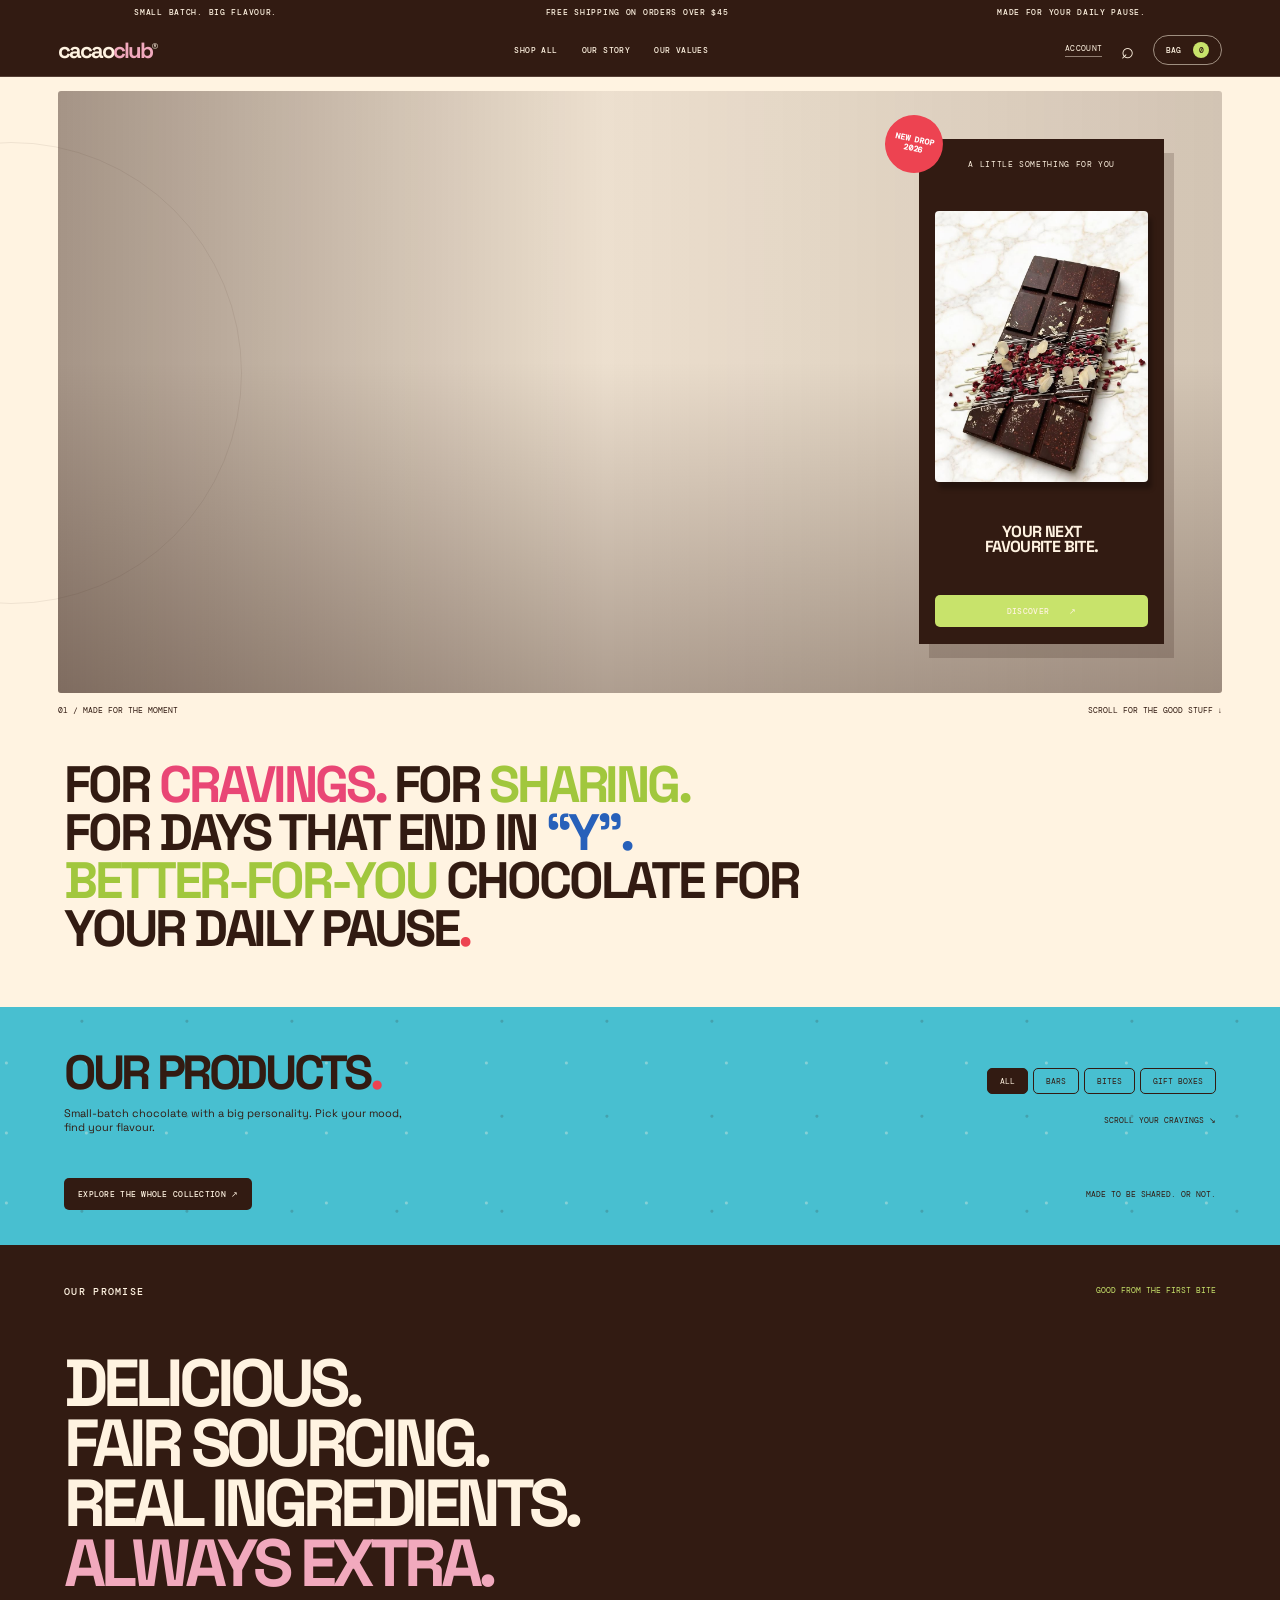
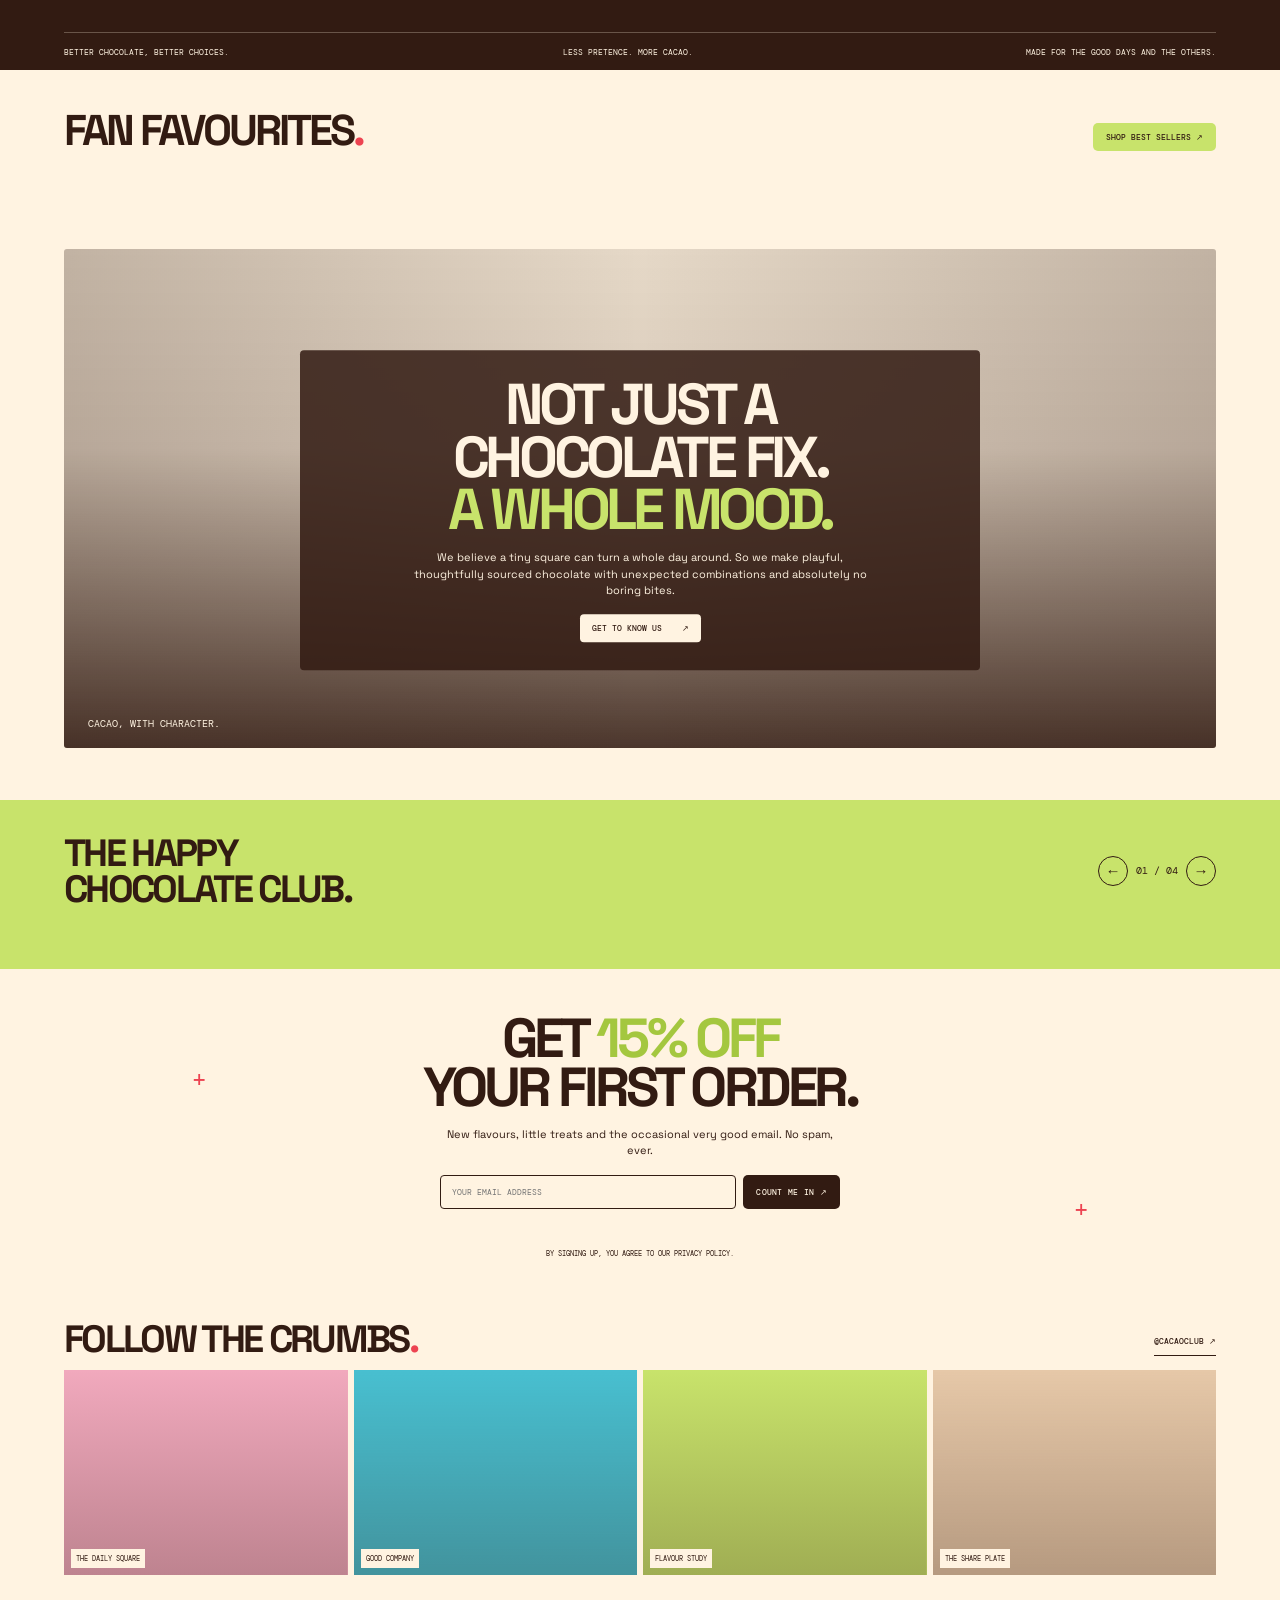
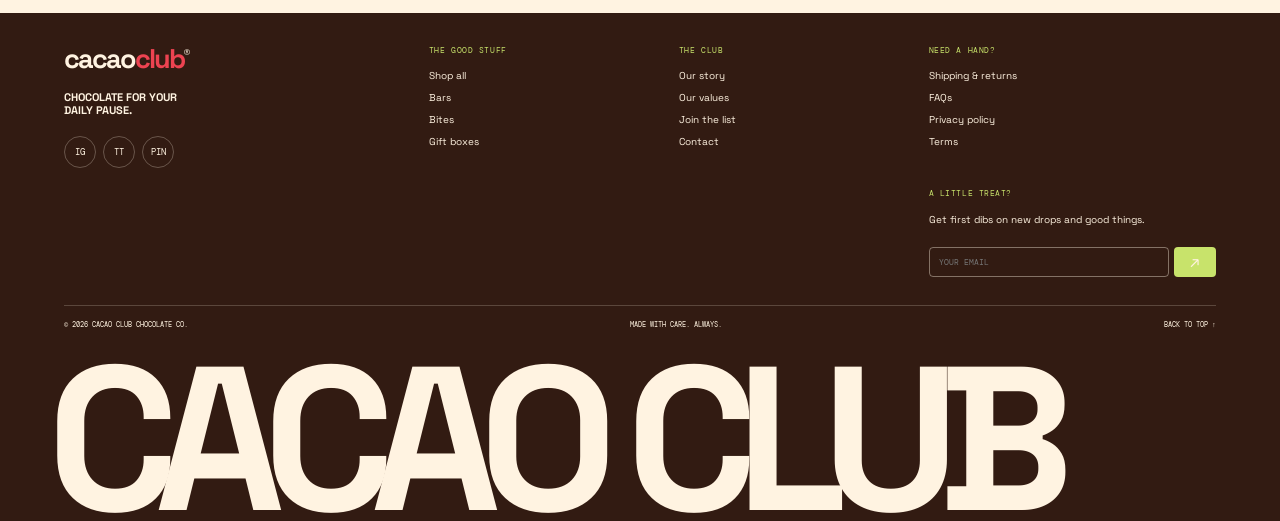
<file: index.html>
<!doctype html>
<html lang="en">
<head>
<meta charset="UTF-8"><meta name="viewport" content="width=device-width, initial-scale=1">
<meta name="theme-color" content="#321b12"><meta name="description" content="Cacao Club — bold chocolate for your daily pause.">
<title>Cacao Club — Chocolate, turned up</title>
<link rel="preconnect" href="https://fonts.googleapis.com"><link rel="preconnect" href="https://fonts.gstatic.com" crossorigin>
<link href="https://fonts.googleapis.com/css2?family=DM+Mono:wght@400;500&family=Space+Grotesk:wght@400;500;600;700&display=swap" rel="stylesheet">
<link rel="stylesheet" href="styles.css">
</head>
<body>
<div class="announcement"><span>SMALL BATCH. BIG FLAVOUR.</span><span>FREE SHIPPING ON ORDERS OVER $45</span><span>MADE FOR YOUR DAILY PAUSE.</span></div>
<header class="header" id="top">
  <a class="logo" href="#top" aria-label="Cacao Club home">cacao<span>club</span><i>®</i></a>
  <nav class="desktop-nav" aria-label="Main navigation"><a href="#shop">SHOP ALL</a><a href="#story">OUR STORY</a><a href="#values">OUR VALUES</a></nav>
  <div class="header-actions"><a class="account-link" href="account.html" aria-label="Account">ACCOUNT</a><button class="icon-btn search-open" aria-label="Search products">⌕</button><button class="cart-trigger" aria-label="Open shopping bag">BAG <span id="cart-count">0</span></button><button class="menu-toggle" aria-label="Toggle menu">☰</button></div>
</header>
<div class="mobile-menu"><a href="#shop">Shop all</a><a href="#story">Our story</a><a href="#values">Our values</a></div>
<main>
<section class="hero reference-hero">
  <div class="hero-photo" data-parallax>
    <div class="hero-photo-copy">
      <p class="eyebrow reveal">THE GOOD STUFF / CACAO CLUB</p>
      <h1 class="reveal">PAUSE MODE:<br><span>FLAVOUR ON.</span></h1>
    </div>
    <div class="hero-promo">
      <span class="promo-kicker">A LITTLE SOMETHING FOR YOU</span>
      <img src="assets/8.jpg" alt="Cacao Club Raspberry Gold Leaf Chocolate Bar">
      <p>YOUR NEXT<br>FAVOURITE BITE.</p>
      <a class="btn btn-lime" href="#shop">DISCOVER <span>↗</span></a>
    </div>
    <span class="hero-photo-stamp">NEW DROP<br>2026</span>
  </div>
  <div class="hero-bottom"><span>01 / MADE FOR THE MOMENT</span><span>SCROLL FOR THE GOOD STUFF ↓</span></div>
</section>
<section class="intro-statement">
  <h2>FOR <span class="pink-word">CRAVINGS.</span> FOR <span class="lime-word">SHARING.</span><br>FOR DAYS THAT END IN <span class="blue-word">“Y”.</span><br><span class="lime-word">BETTER-FOR-YOU</span> CHOCOLATE FOR<br>YOUR DAILY PAUSE<span class="red-word">.</span></h2>
</section>
<div class="marquee" aria-label="Chocolate for your daily pause"><div class="marquee-track"><span>REAL INGREDIENTS</span><b>✳</b><span>LOUD FLAVOUR</span><b>✳</b><span>NO BORING BITES</span><b>✳</b><span>REAL INGREDIENTS</span><b>✳</b><span>LOUD FLAVOUR</span><b>✳</b><span>NO BORING BITES</span><b>✳</b></div></div>
<section class="shop section" id="shop">
 <div class="section-head"><div><p class="eyebrow">THE LINE-UP</p><h2>OUR PRODUCTS<span class="dot">.</span></h2></div><div class="category-pills" role="group" aria-label="Filter products"><button class="pill active" data-filter="all">ALL</button><button class="pill" data-filter="bars">BARS</button><button class="pill" data-filter="bites">BITES</button><button class="pill" data-filter="gift">GIFT BOXES</button></div></div>
 <div class="shop-intro"><p>Small-batch chocolate with a big personality. Pick your mood, find your flavour.</p><span>SCROLL YOUR CRAVINGS ↘</span></div>
 <div class="product-grid" id="product-grid"></div>
 <div class="shop-footer"><button class="btn btn-dark" id="show-all">EXPLORE THE WHOLE COLLECTION ↗</button><span>MADE TO BE SHARED. OR NOT.</span></div>
</section>
<section class="values" id="values"><div class="values-top"><p class="eyebrow">OUR PROMISE</p><span>GOOD FROM THE FIRST BITE</span></div><h2>DELICIOUS.<br>FAIR SOURCING.<br>REAL INGREDIENTS.<br><span>ALWAYS EXTRA.</span></h2><div class="values-bottom"><span>BETTER CHOCOLATE, BETTER CHOICES.</span><span>LESS PRETENCE. MORE CACAO.</span><span>MADE FOR THE GOOD DAYS AND THE OTHERS.</span></div></section>
<section class="best section"><div class="section-head"><div><p class="eyebrow">THE CROWD PLEASERS</p><h2>FAN FAVOURITES<span class="dot">.</span></h2></div><button class="text-link" id="best-shop">SHOP BEST SELLERS ↗</button></div><div class="best-grid" id="best-grid"></div></section>
<section class="feature section" id="story"><div class="feature-photo" data-parallax><span class="photo-label">CACAO, WITH CHARACTER.</span></div><div class="feature-copy"><p class="eyebrow">A LITTLE ABOUT US</p><h2>NOT JUST A<br>CHOCOLATE FIX.<br><span>A WHOLE MOOD.</span></h2><p>We believe a tiny square can turn a whole day around. So we make playful, thoughtfully sourced chocolate with unexpected combinations and absolutely no boring bites.</p><a href="#newsletter" class="text-link">GET TO KNOW US <span>↗</span></a><div class="feature-number">CC / 001</div></div></section>

<section class="testimonial section"><div class="testimonial-head"><p class="eyebrow">DON'T JUST TAKE OUR WORD</p><h2>THE HAPPY<br>CHOCOLATE CLUB.</h2><div class="carousel-controls"><button id="review-prev" aria-label="Previous review">←</button><span id="review-count">01 / 04</span><button id="review-next" aria-label="Next review">→</button></div></div><div class="review-window"><div class="review-track" id="review-track"></div></div></section>
<section class="newsletter section" id="newsletter"><div class="newsletter-mark">CC</div><p class="eyebrow">GOOD THINGS IN YOUR INBOX</p><h2>GET <span>15% OFF</span><br>YOUR FIRST ORDER.</h2><p>New flavours, little treats and the occasional very good email. No spam, ever.</p><form id="newsletter-form"><label class="sr-only" for="email">Email address</label><input id="email" type="email" placeholder="YOUR EMAIL ADDRESS" required><button class="btn btn-dark" type="submit">COUNT ME IN ↗</button></form><div id="newsletter-message" aria-live="polite"></div><span class="newsletter-foot">BY SIGNING UP, YOU AGREE TO OUR PRIVACY POLICY.</span></section>
<section class="social section"><div class="section-head"><div><p class="eyebrow">A LITTLE EYE CANDY</p><h2>FOLLOW THE CRUMBS<span class="dot">.</span></h2></div><a class="text-link" href="#newsletter">@CACAOCLUB ↗</a></div><div class="social-grid"><div class="social-card social-a"><span>THE DAILY SQUARE</span></div><div class="social-card social-b"><span>GOOD COMPANY</span></div><div class="social-card social-c"><span>FLAVOUR STUDY</span></div><div class="social-card social-d"><span>THE SHARE PLATE</span></div></div></section>
</main>
<footer class="footer"><div class="footer-main"><div class="footer-brand"><a class="logo logo-light" href="#top">cacao<span>club</span><i>®</i></a><p>CHOCOLATE FOR YOUR<br>DAILY PAUSE.</p><div class="social-links"><a href="#top">IG</a><a href="#top">TT</a><a href="#top">PIN</a></div></div><div><p class="footer-label">THE GOOD STUFF</p><a href="#shop">Shop all</a><a href="#shop">Bars</a><a href="#shop">Bites</a><a href="#shop">Gift boxes</a></div><div><p class="footer-label">THE CLUB</p><a href="#story">Our story</a><a href="#values">Our values</a><a href="#newsletter">Join the list</a><a href="mailto:hello@cacaoclub.example">Contact</a></div><div><p class="footer-label">NEED A HAND?</p><a href="#footer-note">Shipping & returns</a><a href="#footer-note">FAQs</a><a href="#footer-note">Privacy policy</a><a href="#footer-note">Terms</a></div><div class="footer-signup"><p class="footer-label">A LITTLE TREAT?</p><p>Get first dibs on new drops and good things.</p><form id="footer-form"><input type="email" placeholder="YOUR EMAIL" aria-label="Your email" required><button aria-label="Subscribe">↗</button></form></div></div><div class="footer-bottom" id="footer-note"><span>© 2026 CACAO CLUB CHOCOLATE CO.</span><span>MADE WITH CARE. ALWAYS.</span><a href="#top">BACK TO TOP ↑</a></div><div class="footer-big">CACAO CLUB</div></footer>
<div class="overlay" id="overlay"></div>
<aside class="cart-drawer" id="cart-drawer" aria-label="Shopping bag" aria-hidden="true"><div class="drawer-head"><div><p class="eyebrow">YOUR GOOD STUFF</p><h2>YOUR BAG <span id="drawer-count">(0)</span></h2></div><button class="close-drawer" aria-label="Close bag">×</button></div><div class="cart-items" id="cart-items"></div><div class="cart-bottom"><div class="subtotal"><span>SUBTOTAL</span><strong id="cart-subtotal">$0.00</strong></div><p>Shipping and taxes calculated at checkout.</p><button class="btn btn-lime checkout-btn">CONTINUE TO CHECKOUT ↗</button><button class="continue-shopping">KEEP EXPLORING</button></div></aside>
<div class="modal" id="product-modal" role="dialog" aria-modal="true" aria-label="Product details"><button class="modal-close" aria-label="Close product details">×</button><div id="modal-content"></div></div>
<div class="search-panel" id="search-panel"><button class="modal-close search-close" aria-label="Close search">×</button><p class="eyebrow">FIND YOUR FLAVOUR</p><input id="search-input" type="search" placeholder="Search chocolate..." aria-label="Search chocolate"><div id="search-results"></div></div>
<div class="toast" id="toast" role="status" aria-live="polite"></div>
<script src="supabase-config.js"></script><script type="module" src="app.js"></script>
</body></html>
</file>
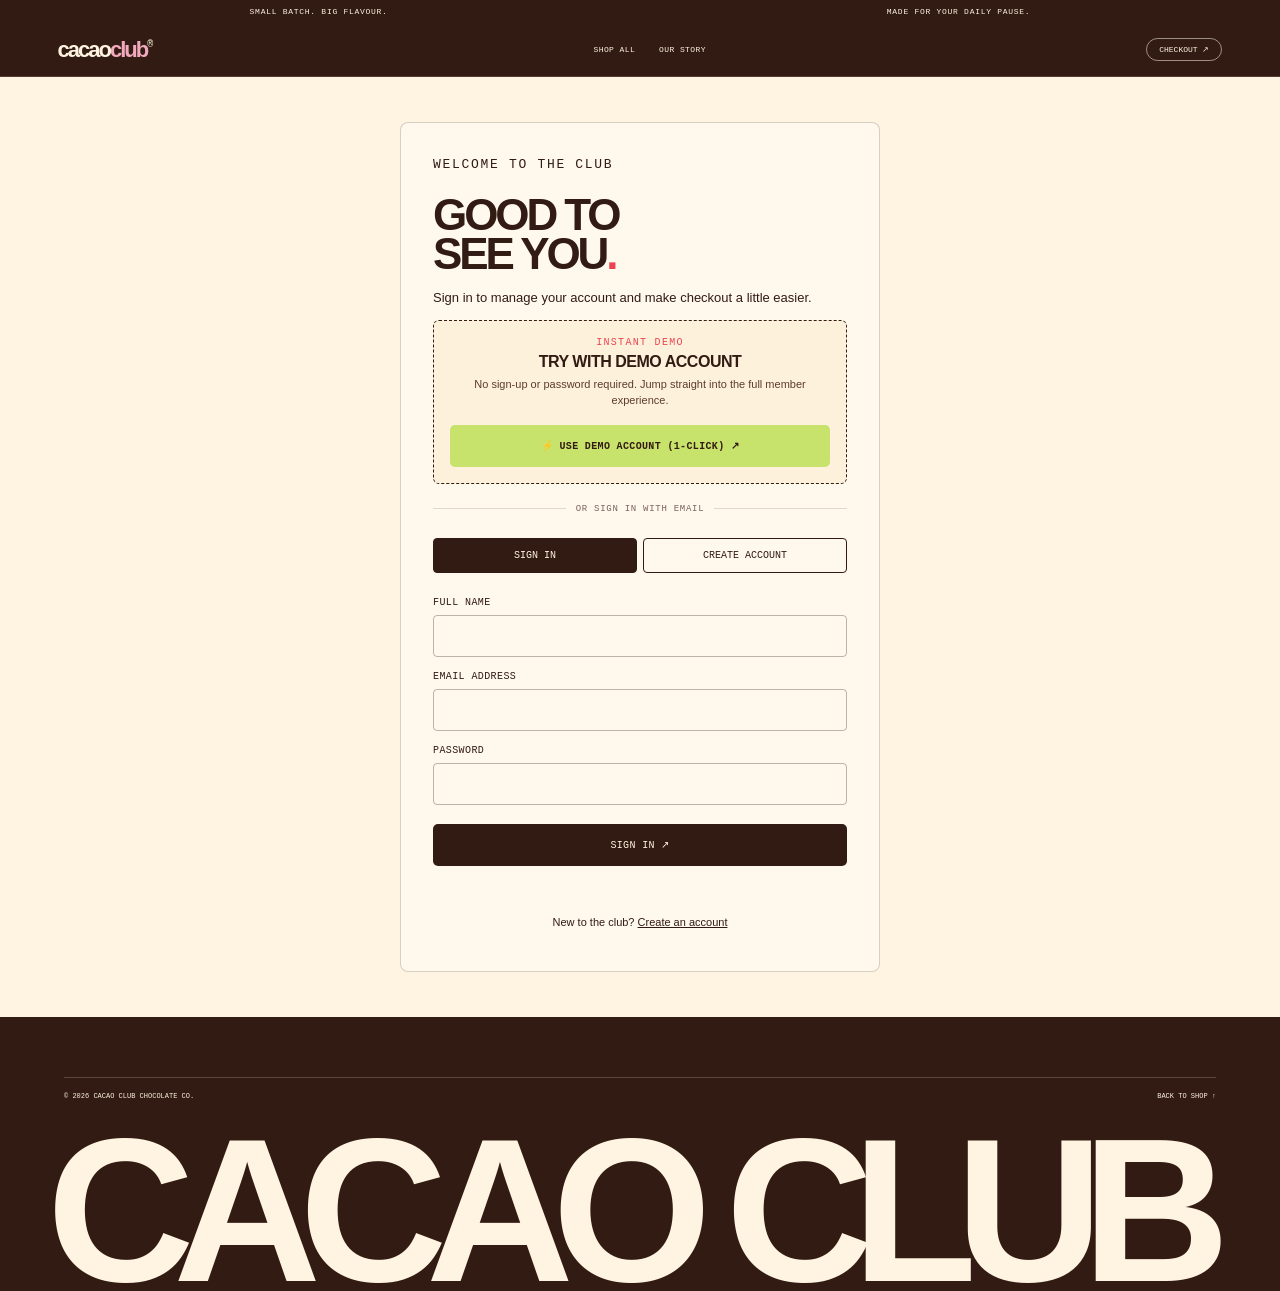
<file: account.html>
<!doctype html>
<html lang="en"><head><meta charset="UTF-8"><meta name="viewport" content="width=device-width, initial-scale=1"><meta name="theme-color" content="#321b12"><title>Your Account — Cacao Club</title><link rel="stylesheet" href="styles.css"></head>
<body><div class="announcement"><span>SMALL BATCH. BIG FLAVOUR.</span><span>MADE FOR YOUR DAILY PAUSE.</span></div>
<header class="header"><a class="logo" href="index.html">cacao<span>club</span><i>®</i></a><nav class="desktop-nav"><a href="index.html#shop">SHOP ALL</a><a href="index.html#story">OUR STORY</a></nav><a class="cart-trigger" href="checkout.html">CHECKOUT ↗</a></header>
<main class="auth-shell"><section class="auth-card"><p class="eyebrow">WELCOME TO THE CLUB</p><h1 id="auth-title">GOOD TO<br>SEE YOU<span class="dot">.</span></h1><p id="auth-description">Sign in to manage your account and make checkout a little easier.</p><div id="auth-signed-in" hidden><div class="checkout-notice" id="signed-in-details"></div><div class="account-bar"><a class="btn btn-lime" href="checkout.html">CONTINUE TO CHECKOUT ↗</a><button class="btn btn-dark" id="sign-out">SIGN OUT</button></div></div>
<div id="auth-form-area">
<div class="demo-card" style="border: 1.5px dashed var(--brown); background: #fdf1dc; border-radius: 6px; padding: 16px; margin-bottom: 20px; text-align: center;">
  <p class="eyebrow" style="margin: 0 0 5px; color: var(--red);">INSTANT DEMO</p>
  <h3 style="margin: 0 0 6px; font-size: 16px; letter-spacing: -0.03em;">TRY WITH DEMO ACCOUNT</h3>
  <p style="margin: 0 0 12px; font-size: 11px; line-height: 1.4; color: #5c3b2d;">No sign-up or password required. Jump straight into the full member experience.</p>
  <button type="button" class="btn btn-lime" id="demo-account-btn" style="width: 100%; justify-content: center; font-weight: 700;">⚡ USE DEMO ACCOUNT (1-CLICK) ↗</button>
</div>
<div style="display: flex; align-items: center; text-align: center; margin: 16px 0; color: #7b6256; font: 9px var(--mono);"><span style="flex: 1; border-bottom: 1px solid #321b1225;"></span><span style="padding: 0 10px; letter-spacing: 0.08em;">OR SIGN IN WITH EMAIL</span><span style="flex: 1; border-bottom: 1px solid #321b1225;"></span></div>
<div class="auth-tabs"><button type="button" class="auth-tab active" data-mode="login">SIGN IN</button><button type="button" class="auth-tab" data-mode="signup">CREATE ACCOUNT</button></div>
<form id="account-form"><div class="form-field" id="full-name-field" hidden><label for="full-name">FULL NAME</label><input id="full-name" name="full_name" autocomplete="name"></div><div class="form-field"><label for="account-email">EMAIL ADDRESS</label><input id="account-email" name="email" type="email" autocomplete="email" required></div><div class="form-field"><label for="account-password">PASSWORD</label><input id="account-password" name="password" type="password" autocomplete="current-password" minlength="6" required></div><button class="btn btn-dark" id="auth-submit" type="submit">SIGN IN ↗</button></form><div class="auth-message" id="auth-message" aria-live="polite"></div><p class="auth-switch" id="auth-switch">New to the club? <a href="#" data-switch="signup">Create an account</a></p></div></section></main>
<footer class="footer"><div class="footer-bottom"><span>© 2026 CACAO CLUB CHOCOLATE CO.</span><a href="index.html">BACK TO SHOP ↑</a></div><div class="footer-big">CACAO CLUB</div></footer>
<script src="supabase-config.js"></script><script type="module" src="account.js"></script></body></html>
</file>
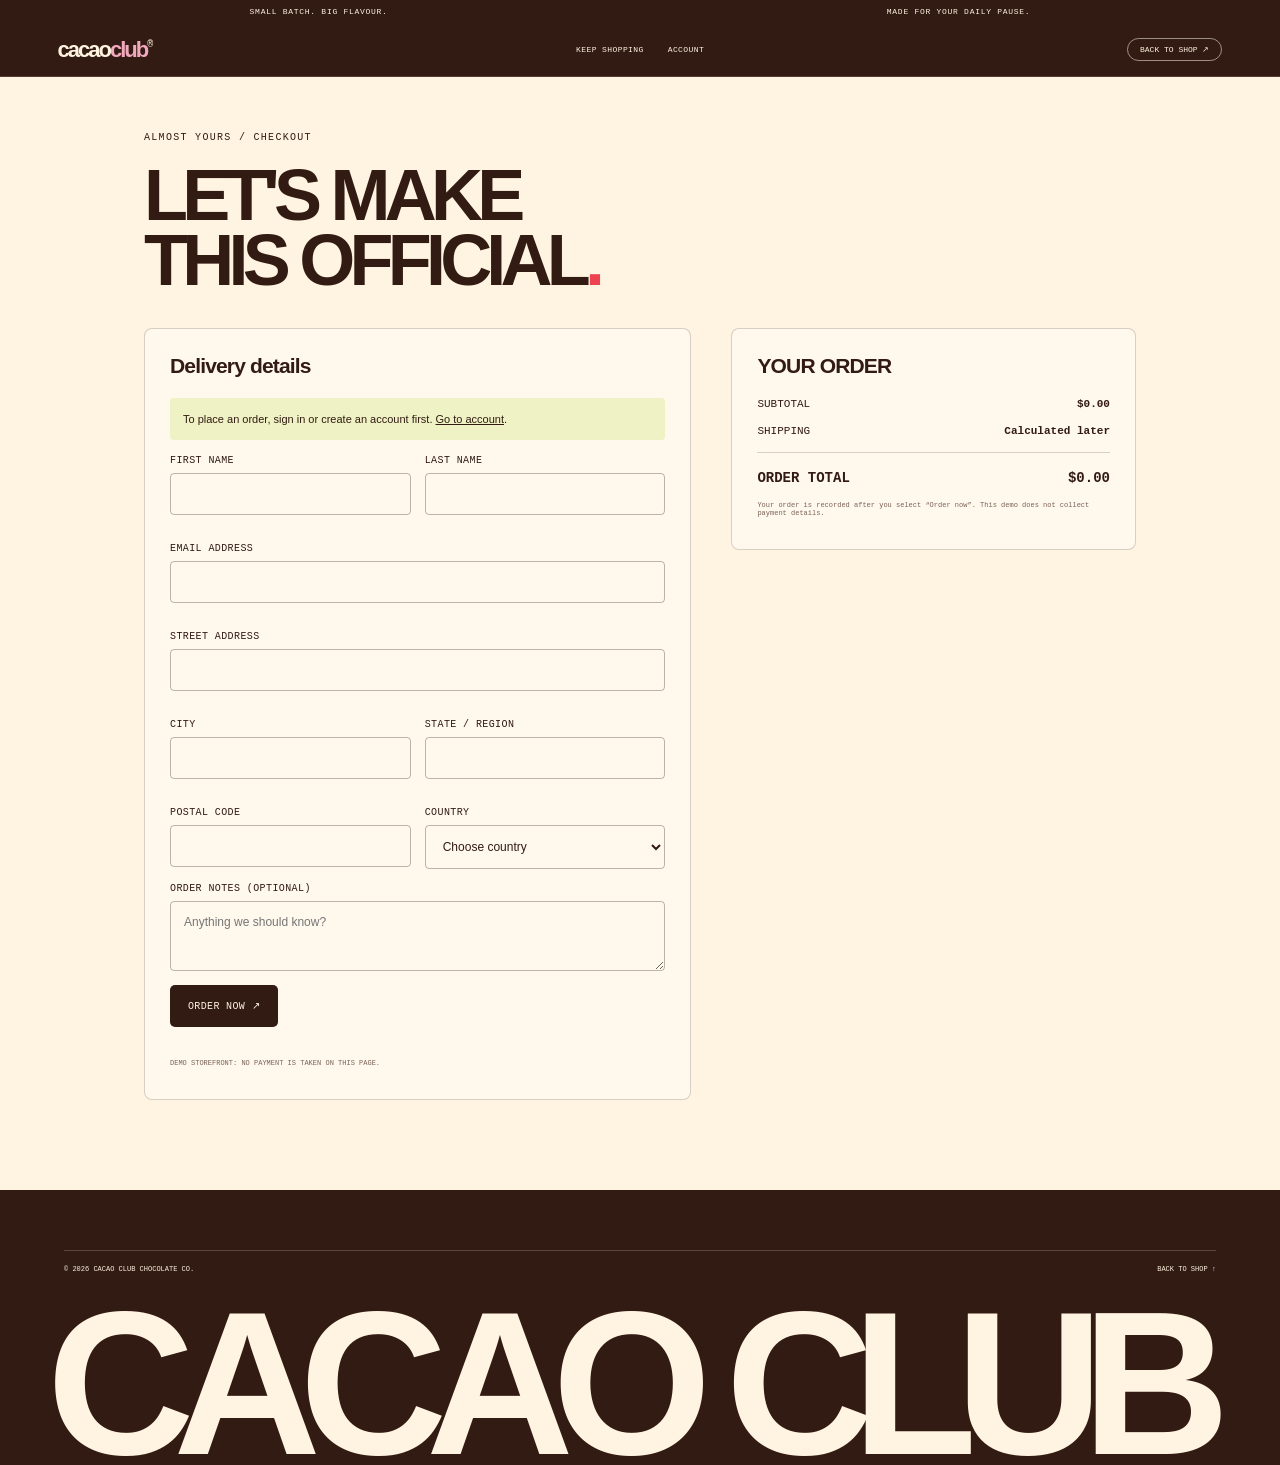
<file: checkout.html>
<!doctype html>
<html lang="en"><head><meta charset="UTF-8"><meta name="viewport" content="width=device-width, initial-scale=1"><meta name="theme-color" content="#321b12"><title>Checkout — Cacao Club</title><link rel="stylesheet" href="styles.css"></head>
<body class="checkout-page">
<div class="announcement"><span>SMALL BATCH. BIG FLAVOUR.</span><span>MADE FOR YOUR DAILY PAUSE.</span></div>
<header class="header"><a class="logo" href="index.html">cacao<span>club</span><i>®</i></a><nav class="desktop-nav"><a href="index.html#shop">KEEP SHOPPING</a><a href="account.html">ACCOUNT</a></nav><a class="cart-trigger" href="index.html#shop">BACK TO SHOP ↗</a></header>
<main class="checkout-shell"><p class="eyebrow">ALMOST YOURS / CHECKOUT</p><h1 class="checkout-title">LET'S MAKE<br>THIS OFFICIAL<span class="dot">.</span></h1>
<div class="checkout-layout"><form class="checkout-form" id="checkout-form"><h2>Delivery details</h2><div class="checkout-notice" id="auth-notice">To place an order, sign in or create an account first. <a href="account.html"><u>Go to account</u></a>.</div>
<div class="form-grid">
<div class="form-field"><label for="first-name">FIRST NAME</label><input id="first-name" name="first_name" autocomplete="given-name" required></div>
<div class="form-field"><label for="last-name">LAST NAME</label><input id="last-name" name="last_name" autocomplete="family-name" required></div>
<div class="form-field full"><label for="checkout-email">EMAIL ADDRESS</label><input id="checkout-email" type="email" name="email" autocomplete="email" required></div>
<div class="form-field full"><label for="address">STREET ADDRESS</label><input id="address" name="address" autocomplete="street-address" required></div>
<div class="form-field"><label for="city">CITY</label><input id="city" name="city" autocomplete="address-level2" required></div>
<div class="form-field"><label for="region">STATE / REGION</label><input id="region" name="region" autocomplete="address-level1" required></div>
<div class="form-field"><label for="postal">POSTAL CODE</label><input id="postal" name="postal_code" autocomplete="postal-code" required></div>
<div class="form-field"><label for="country">COUNTRY</label><select id="country" name="country" required><option value="">Choose country</option><option>India</option><option>United States</option><option>Canada</option><option>United Kingdom</option><option>Australia</option><option>Other</option></select></div>
</div><div class="form-field"><label for="notes">ORDER NOTES (OPTIONAL)</label><textarea id="notes" name="notes" rows="3" placeholder="Anything we should know?"></textarea></div>
<button class="btn btn-dark" id="order-now" type="submit">ORDER NOW ↗</button><div class="checkout-message" id="checkout-message" aria-live="polite"></div><p class="product-type">DEMO STOREFRONT: NO PAYMENT IS TAKEN ON THIS PAGE.</p></form>
<aside class="order-summary"><h2>YOUR ORDER</h2><div id="checkout-items"></div><div class="summary-line"><span>SUBTOTAL</span><strong id="checkout-subtotal">$0.00</strong></div><div class="summary-line"><span>SHIPPING</span><strong>Calculated later</strong></div><div class="summary-line total"><span>ORDER TOTAL</span><strong id="checkout-total">$0.00</strong></div><p class="product-type">Your order is recorded after you select “Order now”. This demo does not collect payment details.</p></aside></div></main>
<footer class="footer"><div class="footer-bottom"><span>© 2026 CACAO CLUB CHOCOLATE CO.</span><a href="index.html">BACK TO SHOP ↑</a></div><div class="footer-big">CACAO CLUB</div></footer>
<script src="supabase-config.js"></script><script type="module" src="checkout.js"></script></body></html>
</file>
<file: styles.css>
:root{--cream:#fff3e1;--brown:#321b12;--ink:#2e1a12;--lime:#c8e36b;--blue:#48bfd0;--pink:#f1a9bd;--red:#e94a4e;--line:#4a2a1c;--display:"Space Grotesk",sans-serif;--mono:"DM Mono",monospace;--ease:cubic-bezier(.22,1,.36,1)}*{box-sizing:border-box}html{scroll-behavior:smooth;scroll-padding-top:90px}body{margin:0;background:var(--cream);color:var(--brown);font-family:var(--display);overflow-x:hidden}body.locked{overflow:hidden}a{color:inherit;text-decoration:none}button,input{font:inherit}button{cursor:pointer;color:inherit}button:focus-visible,a:focus-visible,input:focus-visible{outline:2px solid var(--red);outline-offset:4px}.announcement{height:27px;background:var(--lime);display:flex;align-items:center;justify-content:space-around;font:500 9px var(--mono);letter-spacing:.06em}.header{height:78px;padding:0 5.2%;display:flex;align-items:center;justify-content:space-between;border-bottom:1px solid #321b121a;position:sticky;top:0;background:#fff3e1ed;backdrop-filter:blur(14px);z-index:20}.logo{font-size:27px;font-weight:700;letter-spacing:-2px;line-height:1}.logo span{color:var(--red)}.logo i{font:10px var(--mono);vertical-align:top;letter-spacing:0}.desktop-nav{display:flex;gap:35px;font:500 10px var(--mono);letter-spacing:.05em}.desktop-nav a,.footer a{transition:opacity .2s}.desktop-nav a:hover,.footer a:hover{opacity:.55}.header-actions{display:flex;align-items:center;gap:20px}.icon-btn,.menu-toggle{border:0;background:none;font-size:25px}.cart-trigger{border:1px solid var(--brown);border-radius:30px;background:transparent;padding:9px 16px;font:500 10px var(--mono)}.cart-trigger span{display:inline-grid;place-items:center;background:var(--lime);border-radius:50%;width:19px;height:19px;margin-left:7px}.menu-toggle{display:none}.mobile-menu{display:none}.hero{min-height:650px;position:relative;display:grid;grid-template-columns:1fr 1fr;align-items:center;padding:60px 8% 82px;overflow:hidden}.hero:before{content:"";position:absolute;width:460px;height:460px;border:1px solid #321b1214;border-radius:50%;left:-220px;top:10%}.eyebrow{font:500 10px var(--mono);letter-spacing:.13em;margin:0 0 20px}.hero h1{font-size:clamp(58px,8vw,116px);line-height:.82;letter-spacing:-.085em;margin:0;position:relative;z-index:1}.hero h1 span{color:var(--red)}.hero-sub{max-width:355px;font-size:17px;line-height:1.4;font-weight:500;margin:28px 0}.hero-cta{display:flex;align-items:center;gap:22px}.btn{border:0;border-radius:5px;padding:15px 18px;font:500 10px var(--mono);letter-spacing:.035em;display:inline-flex;justify-content:space-between;align-items:center;gap:20px;transition:transform .25s var(--ease),box-shadow .25s}.btn:hover{transform:translateY(-3px);box-shadow:4px 5px 0 #321b1220}.btn-lime{background:var(--lime)}.btn-dark{background:var(--brown);color:var(--cream)}.tiny-note{font:9px/1.5 var(--mono)}.hero-art{height:450px;position:relative;transform-style:preserve-3d}.hero-orbit{position:absolute;width:380px;height:380px;border:1px solid #321b1228;border-radius:50%;left:50%;top:50%;transform:translate(-50%,-50%)}.choc-bar{position:absolute;width:245px;height:105px;border:6px solid #532b1c;border-radius:8px;background:linear-gradient(135deg,#6d3b28,#30170f 45%,#7b4a30);box-shadow:12px 16px 0 #321b121a;display:flex;align-items:center;justify-content:center;transform:rotate(-28deg);transition:transform .7s var(--ease)}.choc-bar:before{content:"";position:absolute;inset:9px;border:1px solid #d2a77b88;border-radius:3px}.choc-bar span{color:#ffe7c4;font:500 10px var(--mono);letter-spacing:.15em;z-index:1}.bar-one{left:10%;top:24%;background:linear-gradient(120deg,#c63f51,#682034 50%,#30170f)}.bar-two{left:31%;top:42%;transform:rotate(18deg);background:linear-gradient(120deg,#df6787,#8f2849 60%,#381621)}.bar-three{left:22%;top:61%;transform:rotate(-7deg);background:linear-gradient(120deg,#c49a56,#69421f 55%,#30170f)}.hero-art:hover .bar-one{transform:translate(-7px,-9px) rotate(-32deg)}.hero-art:hover .bar-two{transform:translate(8px,-6px) rotate(22deg)}.hero-art:hover .bar-three{transform:translate(-4px,9px) rotate(-3deg)}.hero-sticker{position:absolute;right:0;top:8%;background:var(--lime);padding:15px 12px;font-size:11px;font-weight:700;line-height:1.1;transform:rotate(8deg);z-index:2}.hero-caption{position:absolute;bottom:4%;right:4%;font-size:35px;font-weight:700;line-height:.83;letter-spacing:-2px;transform:rotate(-8deg)}.hero-bottom{position:absolute;bottom:25px;left:5.2%;right:5.2%;display:flex;justify-content:space-between;font:9px var(--mono)}.marquee{background:var(--brown);color:var(--cream);overflow:hidden;padding:15px 0}.marquee-track{display:flex;align-items:center;justify-content:space-around;gap:25px;white-space:nowrap;min-width:max-content;animation:marquee 25s linear infinite;font:500 11px var(--mono);letter-spacing:.08em}.marquee-track b{color:var(--lime);font-size:18px}@keyframes marquee{to{transform:translateX(-35%)}}.section{padding:100px 5.2%}.section-head{display:flex;justify-content:space-between;align-items:end;gap:20px}.section-head h2,.testimonial h2{font-size:clamp(38px,5.5vw,74px);line-height:.9;letter-spacing:-.07em;margin:0}.dot{color:var(--red)}.category-pills{display:flex;gap:6px;flex-wrap:wrap}.pill{background:transparent;border:1px solid var(--brown);border-radius:40px;padding:9px 16px;font:9px var(--mono);transition:background .2s,color .2s}.pill.active,.pill:hover{background:var(--brown);color:var(--cream)}.shop-intro{display:flex;justify-content:space-between;align-items:center;margin:25px 0 35px;font-size:13px}.shop-intro p{max-width:330px}.shop-intro span,.shop-footer span{font:9px var(--mono)}.product-grid{display:grid;grid-template-columns:repeat(4,minmax(0,1fr));gap:13px}.product-card{border:1px solid var(--brown);border-radius:6px;overflow:hidden;min-width:0;transition:transform .45s var(--ease),box-shadow .45s var(--ease);background:var(--cream);position:relative}.product-card:hover{transform:translateY(-7px) rotate(-.4deg);box-shadow:6px 7px 0 #321b1215}.product-visual{height:245px;display:grid;place-items:center;position:relative;overflow:hidden;background:var(--blue);cursor:pointer}.product-card:nth-child(4n+2) .product-visual{background:var(--pink)}.product-card:nth-child(4n+3) .product-visual{background:var(--lime)}.product-card:nth-child(4n+4) .product-visual{background:#e9c7a5}.product-visual:after{content:"";position:absolute;width:125px;height:125px;border-radius:50%;border:1px solid #321b121a}.product-pack{width:104px;height:166px;z-index:1;position:relative;border:2px solid #27150f;border-radius:3px;background:linear-gradient(115deg,#ed5a7c,#9b1645 55%,#5a142d);box-shadow:9px 10px 0 #321b1228;transform:rotate(-4deg);transition:transform .45s var(--ease);padding:10px 7px;color:#fff5e5;display:flex;flex-direction:column;justify-content:space-between;text-align:center}.product-card:nth-child(3n+2) .product-pack{background:linear-gradient(115deg,#f4c6d0,#d94b77 60%,#7c1b3b);color:#321b12}.product-card:nth-child(3n) .product-pack{background:linear-gradient(115deg,#c9e76c,#76a43d 60%,#355a2d);color:#321b12}.product-card:hover .product-pack{transform:rotate(2deg) translateY(-5px)}.pack-brand{font-size:10px;font-weight:700;letter-spacing:-.5px}.pack-title{font-size:13px;line-height:.94;font-weight:700;letter-spacing:-.5px}.pack-weight{font:7px var(--mono)}.pack-seal{position:absolute;width:24px;height:24px;border-radius:50%;background:#fff3e1;color:#321b12;font-size:6px;font-weight:700;display:grid;place-items:center;right:-7px;top:45px;border:1px solid #321b12}.product-info{padding:15px 13px 13px}.product-type{font:8px var(--mono);color:#7b6256;margin:0 0 7px}.product-info h3{font-size:14px;line-height:1.15;letter-spacing:-.04em;margin:0 0 7px;min-height:33px}.product-meta{display:flex;align-items:center;justify-content:space-between;gap:8px;font-size:12px;font-weight:700}.product-actions{display:flex;gap:7px;margin-top:15px}.quantity-mini{display:flex;align-items:center;border:1px solid var(--brown);border-radius:4px}.quantity-mini button{border:0;background:none;width:25px;height:28px}.quantity-mini span{font:10px var(--mono);min-width:12px;text-align:center}.add-btn{flex:1;border:0;background:var(--brown);color:var(--cream);border-radius:4px;font:9px var(--mono);transition:background .2s}.add-btn:hover{background:#75432d}.quick-view{position:absolute;top:10px;right:10px;border:0;background:var(--cream);border-radius:30px;padding:8px 10px;font:8px var(--mono);opacity:0;transform:translateY(5px);transition:.25s}.product-card:hover .quick-view,.quick-view:focus{opacity:1;transform:none}.shop-footer{display:flex;align-items:center;justify-content:space-between;margin-top:35px}.values{background:var(--blue);padding:65px 5.2% 20px;overflow:hidden}.values-top,.values-bottom{display:flex;justify-content:space-between;gap:20px;font:9px var(--mono)}.values h2{font-size:clamp(42px,7vw,98px);line-height:.88;letter-spacing:-.075em;margin:70px 0 75px}.values h2 span{color:var(--cream)}.values-bottom{border-top:1px solid #321b1244;padding-top:14px}.feature{display:grid;grid-template-columns:1fr 1fr;gap:7%;align-items:center}.feature-photo{min-height:460px;background:var(--pink);position:relative;overflow:hidden;display:grid;place-items:center}.photo-sun{width:310px;height:310px;border-radius:50%;background:#e8c6a5;position:absolute;top:9%;left:10%;box-shadow:0 0 0 20px #f1a9bd,0 0 0 21px #321b1214}.photo-bar{width:170px;height:285px;background:linear-gradient(135deg,#4b261a,#2b160f 40%,#8e4930);border:7px solid #5a3021;box-shadow:18px 20px 0 #321b1220;transform:rotate(18deg);z-index:1;display:grid;place-items:center}.photo-bar:after{content:"CACAO CLUB";color:#ffe9c9;font-size:21px;font-weight:700;transform:rotate(-90deg);white-space:nowrap}.photo-label{position:absolute;bottom:18px;left:18px;font:10px var(--mono);z-index:2}.feature-copy{position:relative}.feature-copy h2{font-size:clamp(39px,5.2vw,70px);line-height:.9;letter-spacing:-.075em;margin:0 0 25px}.feature-copy h2 span{color:var(--red)}.feature-copy>p:not(.eyebrow){font-size:15px;line-height:1.65;max-width:390px}.text-link{border:0;background:none;border-bottom:1px solid var(--brown);padding:0 0 9px;font:500 10px var(--mono);display:inline-flex;gap:20px;align-items:center;margin-top:20px}.feature-number{position:absolute;right:0;bottom:0;font:9px var(--mono)}.best{padding-top:25px}.best-grid{display:grid;grid-template-columns:repeat(3,minmax(0,1fr));gap:13px;margin-top:35px}.best-grid .product-visual{height:290px}.testimonial{background:var(--lime);overflow:hidden;display:grid;grid-template-columns:.8fr 1.2fr;gap:6%;align-items:center}.testimonial h2{font-size:clamp(40px,5vw,66px)}.carousel-controls{display:flex;align-items:center;gap:15px;margin-top:40px;font:10px var(--mono)}.carousel-controls button{width:38px;height:38px;border:1px solid var(--brown);background:transparent;border-radius:50%;font-size:19px;transition:background .2s}.carousel-controls button:hover{background:var(--brown);color:var(--cream)}.review-window{overflow:hidden}.review-track{display:flex;gap:12px;transition:transform .6s var(--ease)}.review-card{flex:0 0 72%;min-height:270px;background:var(--cream);padding:27px;display:flex;flex-direction:column;justify-content:space-between}.review-stars{font:12px var(--mono);letter-spacing:.15em}.review-card blockquote{font-size:clamp(20px,2.5vw,31px);line-height:1.1;letter-spacing:-.04em;margin:25px 0}.review-author{font:10px var(--mono);display:flex;justify-content:space-between}.newsletter{text-align:center;position:relative;overflow:hidden;padding-top:115px;padding-bottom:115px}.newsletter:before,.newsletter:after{content:"+";position:absolute;font:24px var(--mono);color:var(--red)}.newsletter:before{left:15%;top:28%}.newsletter:after{right:15%;bottom:25%}.newsletter-mark{width:44px;height:44px;border-radius:50%;display:grid;place-items:center;background:var(--red);color:var(--cream);font-size:13px;font-weight:700;margin:0 auto 30px}.newsletter h2{font-size:clamp(38px,6vw,76px);line-height:.9;letter-spacing:-.07em;margin:0}.newsletter h2 span{color:var(--red)}.newsletter>p:not(.eyebrow){max-width:400px;margin:22px auto;font-size:13px;line-height:1.5}.newsletter form{display:flex;gap:7px;max-width:450px;margin:25px auto 0}.newsletter input,.footer-signup input{min-width:0;flex:1;border:1px solid var(--brown);background:transparent;padding:14px;border-radius:4px;font:10px var(--mono)}.newsletter-foot{display:block;font:8px var(--mono);margin-top:20px}.newsletter #newsletter-message{font-size:12px;margin-top:12px;min-height:16px}.social{padding-top:20px}.social-grid{display:grid;grid-template-columns:repeat(4,1fr);gap:10px;margin-top:30px}.social-card{height:250px;position:relative;overflow:hidden;display:flex;align-items:end;padding:15px;background:var(--pink)}.social-card:before{content:"";position:absolute;width:170px;height:240px;background:linear-gradient(135deg,#4e2519,#25120c 55%,#a35b37);border:7px solid #653b29;left:50%;top:50%;transform:translate(-50%,-50%) rotate(-18deg);box-shadow:12px 15px 0 #321b1222;transition:transform .5s var(--ease)}.social-card:hover:before{transform:translate(-50%,-50%) rotate(-8deg) scale(1.06)}.social-b{background:var(--blue)}.social-b:before{background:linear-gradient(135deg,#d4b17e,#70452a 50%,#2d1710);transform:translate(-50%,-50%) rotate(13deg)}.social-c{background:var(--lime)}.social-c:before{background:linear-gradient(135deg,#ee7b9a,#a52a4d 55%,#37131f)}.social-d{background:#e6c8a8}.social-d:before{background:linear-gradient(135deg,#e3d0b3,#795037 60%,#321b12);transform:translate(-50%,-50%) rotate(22deg)}.social-card span{z-index:1;font:9px var(--mono);background:var(--cream);padding:7px}.footer{background:var(--brown);color:var(--cream);padding:60px 5.2% 0;overflow:hidden}.footer-main{display:grid;grid-template-columns:1.4fr repeat(3,.8fr) 1.3fr;gap:35px}.logo-light{color:var(--cream)}.footer-brand>p{font-size:13px;font-weight:700;line-height:1.2;margin:28px 0}.social-links{display:flex;gap:7px}.social-links a{border:1px solid #fff4e344;border-radius:50%;width:32px;height:32px;display:grid;place-items:center;font:9px var(--mono)}.footer-label{font:9px var(--mono);letter-spacing:.07em;color:var(--lime);margin:0 0 22px}.footer-main>div:not(.footer-brand):not(.footer-signup) a{display:block;font-size:12px;margin:0 0 13px}.footer-signup>p:not(.footer-label){font-size:12px;line-height:1.5}.footer-signup form{display:flex;margin-top:20px}.footer-signup input{color:var(--cream);border-color:#fff4e366}.footer-signup form button{background:var(--lime);border:0;border-radius:4px;margin-left:5px;width:42px}.footer-bottom{border-top:1px solid #fff4e333;display:flex;justify-content:space-between;gap:15px;padding:22px 0;margin-top:60px;font:8px var(--mono)}.footer-big{font-size:clamp(70px,17vw,230px);font-weight:700;letter-spacing:-.105em;line-height:.8;white-space:nowrap;margin:15px 0 0 -1.5%}.overlay{position:fixed;inset:0;background:#170c08a8;z-index:40;opacity:0;pointer-events:none;transition:opacity .3s}.overlay.open{opacity:1;pointer-events:auto}.cart-drawer{position:fixed;z-index:41;right:0;top:0;height:100dvh;width:min(460px,100%);background:var(--cream);padding:28px;display:flex;flex-direction:column;transform:translateX(102%);transition:transform .45s var(--ease)}.cart-drawer.open{transform:none}.drawer-head{display:flex;justify-content:space-between;align-items:start;border-bottom:1px solid #321b1230;padding-bottom:20px}.drawer-head .eyebrow{margin-bottom:8px}.drawer-head h2{margin:0;font-size:28px;letter-spacing:-.06em}.close-drawer,.modal-close{border:0;background:none;font-size:32px;line-height:1}.cart-items{overflow:auto;flex:1}.empty-cart{text-align:center;padding:70px 10px;font-size:15px}.empty-cart p{font:10px var(--mono)}.cart-row{display:grid;grid-template-columns:72px 1fr auto;gap:13px;padding:18px 0;border-bottom:1px solid #321b1220}.cart-thumb{height:85px;display:grid;place-items:center;background:var(--pink)}.cart-thumb .product-pack{transform:scale(.42);width:104px;flex-shrink:0}.cart-row h3{font-size:13px;margin:3px 0 8px}.cart-row .product-type{margin:0}.cart-row-price{font-size:12px;font-weight:700}.cart-row-actions{display:flex;align-items:center;gap:9px;margin-top:12px}.cart-row-actions button{border:1px solid #321b1250;background:transparent;border-radius:3px;width:24px;height:24px}.remove-item{font:9px var(--mono);border:0!important;width:auto!important;text-decoration:underline}.cart-bottom{border-top:1px solid #321b1230;padding-top:20px}.subtotal{display:flex;justify-content:space-between;font:11px var(--mono)}.cart-bottom>p{font-size:11px;color:#7b6256}.checkout-btn{width:100%;justify-content:center;margin-top:12px}.continue-shopping{display:block;border:0;background:none;font:10px var(--mono);margin:15px auto}.modal,.search-panel{position:fixed;z-index:51;left:50%;top:50%;transform:translate(-50%,-45%) scale(.98);width:min(760px,calc(100% - 30px));max-height:90dvh;overflow:auto;background:var(--cream);opacity:0;pointer-events:none;transition:.35s var(--ease);padding:30px}.modal.open,.search-panel.open{opacity:1;pointer-events:auto;transform:translate(-50%,-50%) scale(1)}.modal-close{position:absolute;right:18px;top:14px;z-index:2}.modal-product{display:grid;grid-template-columns:1fr 1fr;gap:30px;align-items:center}.modal-product .product-visual{height:380px}.modal-product h2{font-size:36px;line-height:.95;letter-spacing:-.06em;margin:10px 0}.modal-product p{font-size:13px;line-height:1.6}.modal-product .product-meta{font-size:16px}.modal-add{margin-top:20px;width:100%;justify-content:center}.search-panel{width:min(650px,calc(100% - 30px));padding:35px}.search-panel input{width:100%;font-size:25px;padding:15px 0;border:0;border-bottom:1px solid var(--brown);background:transparent;outline:none}.search-result{display:flex;justify-content:space-between;gap:10px;padding:15px 0;border-bottom:1px solid #321b1220;font-size:13px}.search-result button{background:var(--lime);border:0;padding:8px 10px;font:9px var(--mono)}.toast{position:fixed;z-index:70;bottom:22px;left:50%;transform:translate(-50%,20px);background:var(--brown);color:var(--cream);padding:13px 20px;border-radius:4px;font:10px var(--mono);opacity:0;pointer-events:none;transition:.3s}.toast.show{opacity:1;transform:translate(-50%,0)}.sr-only{position:absolute;width:1px;height:1px;padding:0;margin:-1px;overflow:hidden;clip:rect(0,0,0,0);white-space:nowrap;border:0}.reveal{opacity:0;transform:translateY(20px);transition:opacity .8s var(--ease),transform .8s var(--ease)}.reveal.visible{opacity:1;transform:none}.product-card.hidden{display:none}@media(min-width:1300px){.hero{padding-left:10%;padding-right:10%}.section{padding-left:8%;padding-right:8%}.product-visual{height:290px}}@media(max-width:850px){.hero{padding:55px 5.2% 70px;min-height:590px}.hero h1{font-size:clamp(53px,8vw,82px)}.hero-art{height:370px}.choc-bar{width:190px;height:90px}.hero-orbit{width:300px;height:300px}.product-grid{grid-template-columns:repeat(2,minmax(0,1fr))}.product-visual{height:260px}.feature{gap:5%}.feature-photo{min-height:370px}.footer-main{grid-template-columns:1.2fr 1fr 1fr;gap:30px}.footer-signup{grid-column:2/4}.footer-brand{grid-row:span 2}.social-card{height:190px}.best-grid .product-visual{height:230px}}@media(max-width:600px){.announcement{font-size:7px;height:25px}.announcement span:nth-child(2){display:none}.header{height:65px;padding:0 5%}.desktop-nav{display:none}.menu-toggle{display:block;font-size:19px}.header-actions{gap:12px}.hero{display:flex;flex-direction:column;align-items:stretch;padding:55px 6% 65px;min-height:0}.hero h1{font-size:clamp(57px,13.5vw,82px)}.hero-sub{font-size:15px;max-width:290px}.hero-art{height:330px;margin-top:15px}.hero-orbit{width:275px;height:275px}.choc-bar{width:190px;height:83px}.bar-one{left:4%;top:18%}.bar-two{left:31%;top:38%}.bar-three{left:15%;top:60%}.hero-sticker{right:3%;top:0}.hero-caption{font-size:29px;bottom:0}.hero-bottom{font-size:7px;bottom:18px}.mobile-menu{position:fixed;z-index:19;top:90px;left:0;right:0;background:var(--cream);padding:0 6%;display:flex;flex-direction:column;max-height:0;overflow:hidden;transition:max-height .35s var(--ease);box-shadow:0 10px 20px #321b120a}.mobile-menu.open{max-height:230px;padding-top:12px;padding-bottom:16px}.mobile-menu a{padding:13px 0;border-bottom:1px solid #321b121a;font-size:15px}.section{padding:65px 5%}.section-head{align-items:start;flex-direction:column}.section-head h2{font-size:44px}.category-pills{width:100%}.pill{padding:8px 12px}.shop-intro{margin:15px 0 25px;align-items:start}.shop-intro p{font-size:12px;max-width:220px;margin:0}.shop-intro span{font-size:7px;text-align:right}.product-grid{gap:9px}.product-visual{height:205px}.product-pack{width:83px;height:140px}.pack-brand{font-size:8px}.pack-title{font-size:11px}.product-info{padding:12px 9px 10px}.product-info h3{font-size:12px;min-height:42px}.product-meta{font-size:11px}.product-actions{gap:4px;margin-top:12px}.quantity-mini button{width:22px;height:27px}.add-btn{font-size:8px}.quick-view{opacity:1;transform:none;font-size:7px;padding:6px}.shop-footer{align-items:start;flex-direction:column;gap:15px}.values{padding:45px 5% 17px}.values-top,.values-bottom{font-size:7px}.values h2{font-size:clamp(40px,11vw,64px);margin:55px 0}.values-bottom{flex-wrap:wrap;gap:9px}.feature{grid-template-columns:1fr;gap:35px}.feature-photo{min-height:350px}.feature-copy h2{font-size:48px}.feature-number{bottom:-30px}.best{padding-top:15px}.best-grid{grid-template-columns:repeat(2,minmax(0,1fr));gap:9px}.best-grid .product-visual{height:205px}.best-grid .product-card:last-child{display:none}.testimonial{grid-template-columns:1fr;gap:35px}.testimonial h2{font-size:48px}.carousel-controls{margin-top:20px}.review-card{flex-basis:85%;min-height:250px;padding:20px}.newsletter{padding-top:80px;padding-bottom:80px}.newsletter:before{left:6%;top:14%}.newsletter:after{right:6%;bottom:13%}.newsletter h2{font-size:clamp(42px,11vw,60px)}.newsletter form{flex-direction:column}.newsletter form .btn{justify-content:center}.social{padding-top:10px}.social-grid{grid-template-columns:repeat(2,1fr);gap:8px}.social-card{height:190px}.footer{padding-top:45px}.footer-main{grid-template-columns:1fr 1fr;gap:28px 20px}.footer-brand{grid-column:1/3;grid-row:auto}.footer-brand>p{margin:18px 0}.footer-signup{grid-column:1/3}.footer-bottom{flex-wrap:wrap;font-size:7px;margin-top:35px}.footer-big{font-size:19vw}.modal{padding:25px 18px}.modal-product{grid-template-columns:1fr;gap:15px}.modal-product .product-visual{height:240px}.modal-product h2{font-size:30px}.search-panel{padding:30px 20px}.search-panel input{font-size:19px}}@media(prefers-reduced-motion:reduce){*,*:before,*:after{scroll-behavior:auto!important;animation-duration:.01ms!important;animation-iteration-count:1!important;transition-duration:.01ms!important}.reveal{opacity:1;transform:none}}

/* Real illustrative package artwork (local SVG image assets) */
.product-visual{isolation:isolate}
.product-visual:after{display:none}
.product-image{position:relative;z-index:1;width:100%;height:100%;object-fit:cover;transition:transform .5s var(--ease)}
.product-card:hover .product-image{transform:scale(1.06)}
.cart-thumb{overflow:hidden}
.cart-thumb .product-image{width:100%;height:100%;object-fit:cover;border-radius:3px}
.modal-product .product-visual{overflow:hidden;border-radius:6px;height:380px}
.modal-product .product-image{width:100%;height:100%;max-height:380px;object-fit:cover;border-radius:6px}
.cart-thumb .product-pack{display:none}
.checkout-page{min-height:100vh}
.checkout-shell{max-width:1120px;margin:0 auto;padding:55px 5% 90px}
.checkout-title{font-size:clamp(42px,6vw,72px);letter-spacing:-.08em;line-height:.9;margin:10px 0 35px}
.checkout-layout{display:grid;grid-template-columns:1.15fr .85fr;gap:40px;align-items:start}
.checkout-form,.order-summary,.auth-card{border:1px solid #321b1230;border-radius:8px;padding:25px;background:#fff8ed}
.checkout-form h2,.order-summary h2{font-size:21px;letter-spacing:-.04em;margin:0 0 20px}
.form-grid{display:grid;grid-template-columns:1fr 1fr;gap:14px}
.form-field{display:flex;flex-direction:column;gap:7px;margin-bottom:14px}
.form-field.full{grid-column:1/-1}
.form-field label{font:10px var(--mono);letter-spacing:.04em}
.form-field input,.form-field select,.form-field textarea{width:100%;border:1px solid #321b1250;border-radius:4px;background:transparent;padding:13px;color:var(--brown);font:12px var(--display)}
.form-field input:focus,.form-field select:focus{outline:2px solid var(--lime);border-color:var(--brown)}
.order-summary{position:sticky;top:105px}
.checkout-item{display:grid;grid-template-columns:58px 1fr auto;gap:12px;align-items:center;padding:13px 0;border-bottom:1px solid #321b121c}
.checkout-item img{width:58px;height:65px;object-fit:contain;background:var(--pink)}
.checkout-item h3{font-size:12px;line-height:1.2;margin:0 0 5px}
.checkout-item p{font:9px var(--mono);margin:0;color:#7b6256}
.checkout-item strong{font-size:11px}
.summary-line{display:flex;justify-content:space-between;font:11px var(--mono);margin:15px 0}
.summary-line.total{font-size:14px;font-weight:700;border-top:1px solid #321b1230;padding-top:17px}
.checkout-message,.auth-message{font-size:12px;line-height:1.5;margin-top:14px;min-height:18px}
.checkout-notice{background:#c8e36b50;padding:13px;border-radius:4px;font-size:11px;line-height:1.5;margin:15px 0}
.auth-shell{min-height:calc(100vh - 105px);display:grid;place-items:center;padding:45px 5%}
.auth-card{width:min(480px,100%);padding:32px}
.auth-card h1{font-size:44px;letter-spacing:-.07em;line-height:.9;margin:10px 0 14px}
.auth-card>p{font-size:13px;line-height:1.5}
.auth-tabs{display:grid;grid-template-columns:1fr 1fr;gap:6px;margin:24px 0}
.auth-tab{padding:11px;border:1px solid var(--brown);border-radius:4px;background:transparent;font:10px var(--mono)}
.auth-tab.active{background:var(--brown);color:var(--cream)}
.auth-card .btn{width:100%;justify-content:center;margin-top:5px}
.auth-switch{font-size:11px!important;text-align:center;margin-top:18px}
.auth-switch a{text-decoration:underline}
.account-bar{display:flex;align-items:center;gap:12px;flex-wrap:wrap;margin:15px 0}
.account-bar .btn{margin:0}
@media(max-width:700px){.checkout-layout{grid-template-columns:1fr;gap:18px}.order-summary{position:static;grid-row:1}.checkout-shell{padding-top:35px}.checkout-form,.order-summary,.auth-card{padding:19px}.form-grid{grid-template-columns:1fr}.form-field.full{grid-column:auto}.auth-card h1{font-size:38px}}

.account-link{font:9px var(--mono);border-bottom:1px solid currentColor;padding-bottom:4px}.account-link:hover{color:var(--red)}@media(max-width:600px){.account-link{display:none}}

/* -----------------------------------------------------------------
   Reference-led art direction: cream canvas, cocoa typography,
   editorial chocolate photography, bold colored product section.
   ----------------------------------------------------------------- */
:root{--cream:#fff3e1;--brown:#321b12;--ink:#321b12;--lime:#c8e36b;--blue:#48bfd0;--pink:#f1a9bd;--red:#ed4351}
body{background:var(--cream);font-family:"Space Grotesk",Arial,sans-serif}
.announcement{height:23px;background:var(--brown);color:var(--cream);font-size:8px;letter-spacing:.09em}
.header{height:54px;padding:0 4.5%;background:var(--brown);color:var(--cream);border-bottom:1px solid #fff3e12b}
.header .logo{font-size:22px;color:var(--cream)}
.header .logo span{color:var(--pink)}
.desktop-nav{gap:24px;font-size:8px}
.header-actions{gap:13px}
.header .cart-trigger{border-color:#fff3e188;font-size:8px;padding:6px 12px}
.header .cart-trigger span{background:var(--lime);color:var(--brown);width:16px;height:16px}
.header .icon-btn{color:var(--cream);font-size:22px}
.account-link{font:8px var(--mono);letter-spacing:.04em;border-bottom:1px solid #fff3e177;padding-bottom:3px}
.hero.reference-hero{display:block;min-height:0;padding:14px 4.5% 0;background:var(--cream)}
.reference-hero .hero-photo{position:relative;min-height:clamp(390px,47vw,620px);overflow:hidden;background:
linear-gradient(90deg,#321b1270 0%,#321b1217 47%,#321b1238 100%),
url("https://images.unsplash.com/photo-1606313564200-e75d5e30476c?auto=format&fit=crop&w=2200&q=88") center 48%/cover no-repeat;
border-radius:3px;isolation:isolate}
.reference-hero .hero-photo:after{content:"";position:absolute;inset:0;z-index:-1;background:linear-gradient(0deg,#321b1255,transparent 55%)}
.hero-photo-copy{position:absolute;left:5%;bottom:9%;color:#fff3e1;max-width:65%;z-index:2}
.hero-photo-copy .eyebrow{font-size:9px;margin-bottom:18px}
.hero-photo-copy h1{font-size:clamp(48px,8vw,112px);line-height:.82;letter-spacing:-.085em;margin:0;color:var(--cream)}
.hero-photo-copy h1 span{color:var(--pink)}
.hero-promo{position:absolute;right:5%;top:8%;bottom:8%;width:min(245px,28%);background:var(--brown);color:var(--cream);padding:20px 16px 17px;display:flex;flex-direction:column;align-items:center;justify-content:space-between;text-align:center;box-shadow:10px 14px 0 #321b1230;z-index:3}
.promo-kicker{font:8px var(--mono);letter-spacing:.08em}
.hero-promo img{width:100%;height:58%;object-fit:cover;border-radius:4px;filter:drop-shadow(4px 7px 2px #0004);transition:transform .5s var(--ease)}
.hero-promo:hover img{transform:rotate(4deg) scale(1.04)}
.hero-promo p{font-size:16px;font-weight:800;line-height:.94;letter-spacing:-.04em;margin:0}
.hero-promo .btn{width:100%;justify-content:center;padding:11px;font-size:8px}
.hero-photo-stamp{position:absolute;right:calc(5% + min(245px,28%) - 24px);top:4%;background:var(--red);color:white;border-radius:50%;width:58px;height:58px;display:grid;place-items:center;text-align:center;font:700 8px/1.15 var(--mono);transform:rotate(12deg);z-index:4}
.reference-hero .hero-bottom{position:static;padding:12px 0 10px;font-size:8px}
.intro-statement{padding:36px 5% 54px;background:var(--cream)}
.intro-statement h2{font-size:clamp(25px,4vw,52px);line-height:.94;letter-spacing:-.06em;font-weight:800;margin:0;max-width:940px}
.pink-word{color:#e94675}.lime-word{color:#a1c73d}.blue-word{color:#2760ba}.red-word{color:var(--red)}
.marquee{display:none}
.shop.section{padding:44px 5% 35px;background:var(--blue);position:relative;overflow:hidden}
.shop.section:before{content:"";position:absolute;inset:0;pointer-events:none;background:radial-gradient(circle at 8% 80%,#fff3e155 0 1px,transparent 2px),radial-gradient(circle at 78% 15%,#321b122e 0 1px,transparent 2px);background-size:80px 70px,105px 95px}
.shop .section-head,.shop .shop-intro,.shop .product-grid,.shop .shop-footer{position:relative}
.shop .eyebrow{display:none}
.shop .section-head h2{font-size:clamp(28px,4vw,48px);letter-spacing:-.07em}
.shop .category-pills{gap:5px}
.shop .pill{border-radius:5px;padding:7px 12px;font-size:8px;border-color:var(--brown)}
.shop .pill.active,.shop .pill:hover{background:var(--brown);color:var(--cream)}
.shop-intro{margin:12px 0 22px;font-size:11px}
.shop-intro p{max-width:360px;margin:0}
.shop-intro span{font-size:8px}
.product-grid{grid-template-columns:repeat(3,minmax(0,1fr));gap:12px}
.product-card{border:1px solid var(--brown);border-radius:5px;background:var(--cream)}
.product-visual{height:clamp(200px,25vw,300px);position:relative;overflow:hidden;cursor:pointer}
.product-visual:after{display:none}
.product-image{width:100%;height:100%;object-fit:cover}
.product-info{padding:11px 11px 10px}
.product-info h3{font-size:clamp(11px,1.3vw,15px);min-height:30px}
.product-type{font-size:7px}
.product-meta{font-size:11px}
.product-actions{margin-top:10px;gap:5px}
.quantity-mini button{height:25px;width:22px}
.add-btn{font-size:8px;padding:0 5px;min-height:27px}
.quick-view{opacity:1;transform:none;padding:6px 8px;font-size:7px}
.shop-footer{margin-top:22px}
.shop-footer .btn{font-size:8px;padding:11px 14px}
.shop-footer span{font-size:8px}
.values{background:var(--brown);color:var(--cream);padding:40px 5% 13px;position:relative;overflow:hidden}
.values-top,.values-bottom{font-size:8px}
.values-top span{color:var(--lime)}
.values h2{font-size:clamp(32px,5.2vw,72px);line-height:.9;margin:36px 0 38px;max-width:900px}
.values h2 span{color:var(--pink)}
.values-bottom{border-color:#fff3e144}
.best.section{padding:42px 5% 52px}
.best .section-head h2{font-size:clamp(27px,3.6vw,43px)}
.best .eyebrow{display:none}
.best .text-link{margin-top:0;background:var(--lime);border:0;border-radius:5px;padding:9px 13px;font-size:8px}
.best-grid{grid-template-columns:repeat(3,minmax(0,1fr));gap:12px;margin-top:18px}
.best-grid .product-visual{height:clamp(175px,21vw,250px)}
.best-grid .product-card{display:flex;flex-direction:column}
.best-grid .product-info{flex:1}
.feature.section{padding:28px 5% 52px;display:block}
.feature-photo{min-height:clamp(310px,39vw,500px);background:
linear-gradient(0deg,#321b12df 0%,#321b1230 60%,#321b1220 100%),
url("https://images.unsplash.com/photo-1511381939415-e44015466834?auto=format&fit=crop&w=1800&q=88") center 50%/cover no-repeat;position:relative;overflow:hidden}
.feature-photo:after{content:"";position:absolute;inset:0;background:linear-gradient(90deg,#321b1233,transparent 50%,#321b1233)}
.photo-sun,.photo-bar{display:none}
.photo-label{z-index:2;left:24px;bottom:18px;color:var(--cream)}
.feature-copy{position:absolute;z-index:3;left:50%;top:50%;transform:translate(-50%,-50%);width:min(680px,86%);text-align:center;color:var(--cream);padding:28px;background:#321b12d9;border-radius:4px}
.feature-copy .eyebrow{display:none}
.feature-copy h2{font-size:clamp(28px,4.5vw,58px);margin:0 0 14px;line-height:.91}
.feature-copy h2 span{color:var(--lime)}
.feature-copy>p:not(.eyebrow){font-size:11px;line-height:1.5;max-width:470px;margin:0 auto 15px}
.feature-copy .text-link{margin:0 5px;border:0;background:var(--cream);color:var(--brown);border-radius:4px;padding:9px 12px;font-size:8px}
.feature-copy .feature-number{display:none}
.testimonial.section{padding:35px 0 40px;display:block;background:var(--lime)}
.testimonial-head{padding:0 5%;display:flex;align-items:center;justify-content:space-between;gap:20px;flex-wrap:wrap}
.testimonial-head .eyebrow{display:none}
.testimonial h2{font-size:clamp(25px,3vw,38px);line-height:.95}
.carousel-controls{margin:0;gap:8px}
.carousel-controls button{width:30px;height:30px;font-size:15px}
.review-window{margin-top:22px;padding-left:5%}
.review-track{gap:7px}
.review-card{flex:0 0 21%;min-height:155px;padding:14px;background:#b8d65c;border:1px solid #321b1210}
.review-stars{font-size:8px}
.review-card blockquote{font-size:clamp(12px,1.4vw,17px);line-height:1.08;margin:13px 0}
.review-author{font-size:8px}
.newsletter.section{padding:45px 5% 52px}
.newsletter-mark{display:none}
.newsletter .eyebrow{display:none}
.newsletter h2{font-size:clamp(30px,4.6vw,55px)}
.newsletter h2 span{color:#a4c73f}
.newsletter>p:not(.eyebrow){font-size:11px;margin:13px auto}
.newsletter form{max-width:400px;margin-top:16px}
.newsletter input{padding:11px;font-size:8px}
.newsletter .btn{font-size:8px;padding:11px 13px}
.newsletter-foot{font-size:7px;margin-top:12px}
.social.section{padding:12px 5% 38px}
.social .section-head h2{font-size:clamp(22px,3vw,38px)}
.social .eyebrow{display:none}
.social .text-link{font-size:8px;margin:0}
.social-grid{gap:6px;margin-top:14px}
.social-card{height:clamp(115px,17vw,205px);padding:7px}
.social-card:before{width:80%;height:80%;border-width:3px}
.social-card span{font-size:7px;padding:5px}
.footer{padding:32px 5% 0}
.footer-main{grid-template-columns:1.2fr .8fr .8fr 1fr;gap:20px}
.footer-signup{grid-column:4}
.footer-label{font-size:8px;margin-bottom:14px}
.footer-main>div:not(.footer-brand):not(.footer-signup) a{font-size:10px;margin-bottom:9px}
.footer-brand>p{font-size:11px;margin:18px 0}
.footer-signup>p:not(.footer-label){font-size:10px}
.footer-signup input{font-size:8px;padding:9px}
.footer-bottom{margin-top:28px;padding:14px 0;font-size:7px}
.footer-big{font-size:clamp(65px,16vw,205px)}
/* Ensure focus, motion and touch layouts remain comfortable. */
@media(max-width:700px){
 .announcement{font-size:6px;height:22px}
 .header{height:48px;padding:0 4%}
 .header .logo{font-size:19px}
 .desktop-nav{display:none}
 .account-link{display:none}
 .header-actions{gap:8px}
 .hero.reference-hero{padding:8px 3% 0}
 .reference-hero .hero-photo{min-height:440px;background-position:48% center}
 .hero-photo-copy{left:5%;bottom:8%;max-width:86%}
 .hero-photo-copy .eyebrow{font-size:7px;margin-bottom:12px}
 .hero-photo-copy h1{font-size:clamp(39px,11vw,66px)}
 .hero-promo{right:4%;top:5%;bottom:auto;width:36%;height:220px;padding:11px 8px}
 .promo-kicker{font-size:6px}
 .hero-promo img{height:48%;width:80%}
 .hero-promo p{font-size:12px}
 .hero-promo .btn{padding:8px;font-size:7px}
 .hero-photo-stamp{right:calc(4% + 36% - 17px);width:42px;height:42px;font-size:6px}
 .reference-hero .hero-bottom{font-size:6px;padding:9px 0}
 .intro-statement{padding:28px 4% 36px}
 .intro-statement h2{font-size:clamp(23px,6.7vw,37px)}
 .shop.section{padding:28px 4% 25px}
 .shop .section-head{align-items:start;flex-direction:column;gap:13px}
 .shop .section-head h2{font-size:30px}
 .shop .pill{padding:7px 10px;font-size:7px}
 .shop-intro{margin:10px 0 16px;font-size:10px}
 .shop-intro span{display:none}
 .product-grid{grid-template-columns:repeat(2,minmax(0,1fr));gap:8px}
 .product-visual{height:190px}
 .product-info{padding:9px}
 .product-info h3{font-size:11px;min-height:27px}
 .product-meta{font-size:10px}
 .product-type{font-size:6px}
 .quantity-mini button{width:20px;height:24px}
 .quantity-mini span{font-size:8px}
 .add-btn{font-size:7px}
 .quick-view{font-size:6px;top:6px;right:6px;padding:5px}
 .shop-footer{gap:10px;align-items:start;flex-direction:column;margin-top:17px}
 .shop-footer .btn{font-size:7px}
 .values{padding:28px 4% 12px}
 .values-top,.values-bottom{font-size:6px}
 .values h2{font-size:clamp(29px,8vw,48px);margin:28px 0}
 .values-bottom{flex-wrap:wrap}
 .best.section{padding:30px 4% 35px}
 .best .section-head h2{font-size:27px}
 .best-grid{gap:8px;margin-top:14px}
 .best-grid .product-visual{height:145px}
 .best-grid .product-info{padding:8px}
 .best-grid .product-info h3{font-size:9px}
 .best-grid .product-actions{gap:3px}
 .best-grid .quantity-mini button{width:17px}
 .best-grid .add-btn{font-size:6px}
 .best .text-link{font-size:7px;padding:8px}
 .feature.section{padding:15px 3% 30px}
 .feature-photo{min-height:350px;background-position:center}
 .feature-copy{width:90%;padding:18px 12px}
 .feature-copy h2{font-size:clamp(25px,7vw,39px)}
 .feature-copy>p:not(.eyebrow){font-size:10px}
 .feature-copy .text-link{font-size:6px;padding:8px;margin:3px}
 .testimonial.section{padding:28px 0}
 .testimonial-head{padding:0 4%;gap:12px}
 .testimonial h2{font-size:26px}
 .carousel-controls{gap:5px}
 .carousel-controls button{width:26px;height:26px}
 .review-window{padding-left:4%;margin-top:16px}
 .review-card{flex-basis:42%;min-height:140px;padding:11px}
 .review-card blockquote{font-size:12px}
 .review-author{font-size:6px}
 .newsletter.section{padding:35px 4% 38px}
 .newsletter h2{font-size:clamp(29px,8vw,43px)}
 .newsletter>p:not(.eyebrow){font-size:10px}
 .newsletter form{gap:5px}
 .newsletter input{padding:10px 8px;font-size:7px}
 .newsletter .btn{font-size:7px;padding:10px}
 .social.section{padding:8px 4% 28px}
 .social .section-head h2{font-size:23px}
 .social-grid{grid-template-columns:repeat(4,minmax(0,1fr));gap:4px}
 .social-card{height:100px;padding:4px}
 .social-card span{font-size:5px;padding:3px}
 .footer{padding:26px 4% 0}
 .footer-main{grid-template-columns:repeat(2,minmax(0,1fr));gap:22px 16px}
 .footer-signup{grid-column:auto}
 .footer-brand .logo{font-size:22px}
 .footer-bottom{flex-wrap:wrap;gap:8px;font-size:6px;margin-top:22px}
 .footer-big{font-size:16vw;margin-top:12px}
}
@media(prefers-reduced-motion:reduce){*,*:before,*:after{animation-duration:.01ms!important;animation-iteration-count:1!important;scroll-behavior:auto!important;transition-duration:.01ms!important}}

.feature.section{position:relative}
.feature-photo{border-radius:3px}
.social-card:before{display:none}
.social-card{background-size:cover;background-position:center;transition:transform .4s var(--ease)}
.social-card:hover{transform:translateY(-3px)}
.social-a{background-image:linear-gradient(0deg,#321b1244,transparent),url("https://images.unsplash.com/photo-1606313564200-e75d5e30476c?auto=format&fit=crop&w=650&q=82")}
.social-b{background-image:linear-gradient(0deg,#321b1244,transparent),url("https://images.unsplash.com/photo-1511381939415-e44015466834?auto=format&fit=crop&w=650&q=82")}
.social-c{background-image:linear-gradient(0deg,#321b1244,transparent),url("https://images.unsplash.com/photo-1548907040-4d42bfc3d6f4?auto=format&fit=crop&w=650&q=82")}
.social-d{background-image:linear-gradient(0deg,#321b1244,transparent),url("https://images.unsplash.com/photo-1549007994-cb92caebd54b?auto=format&fit=crop&w=650&q=82")}
.social-card span{align-self:flex-end}
</file>
